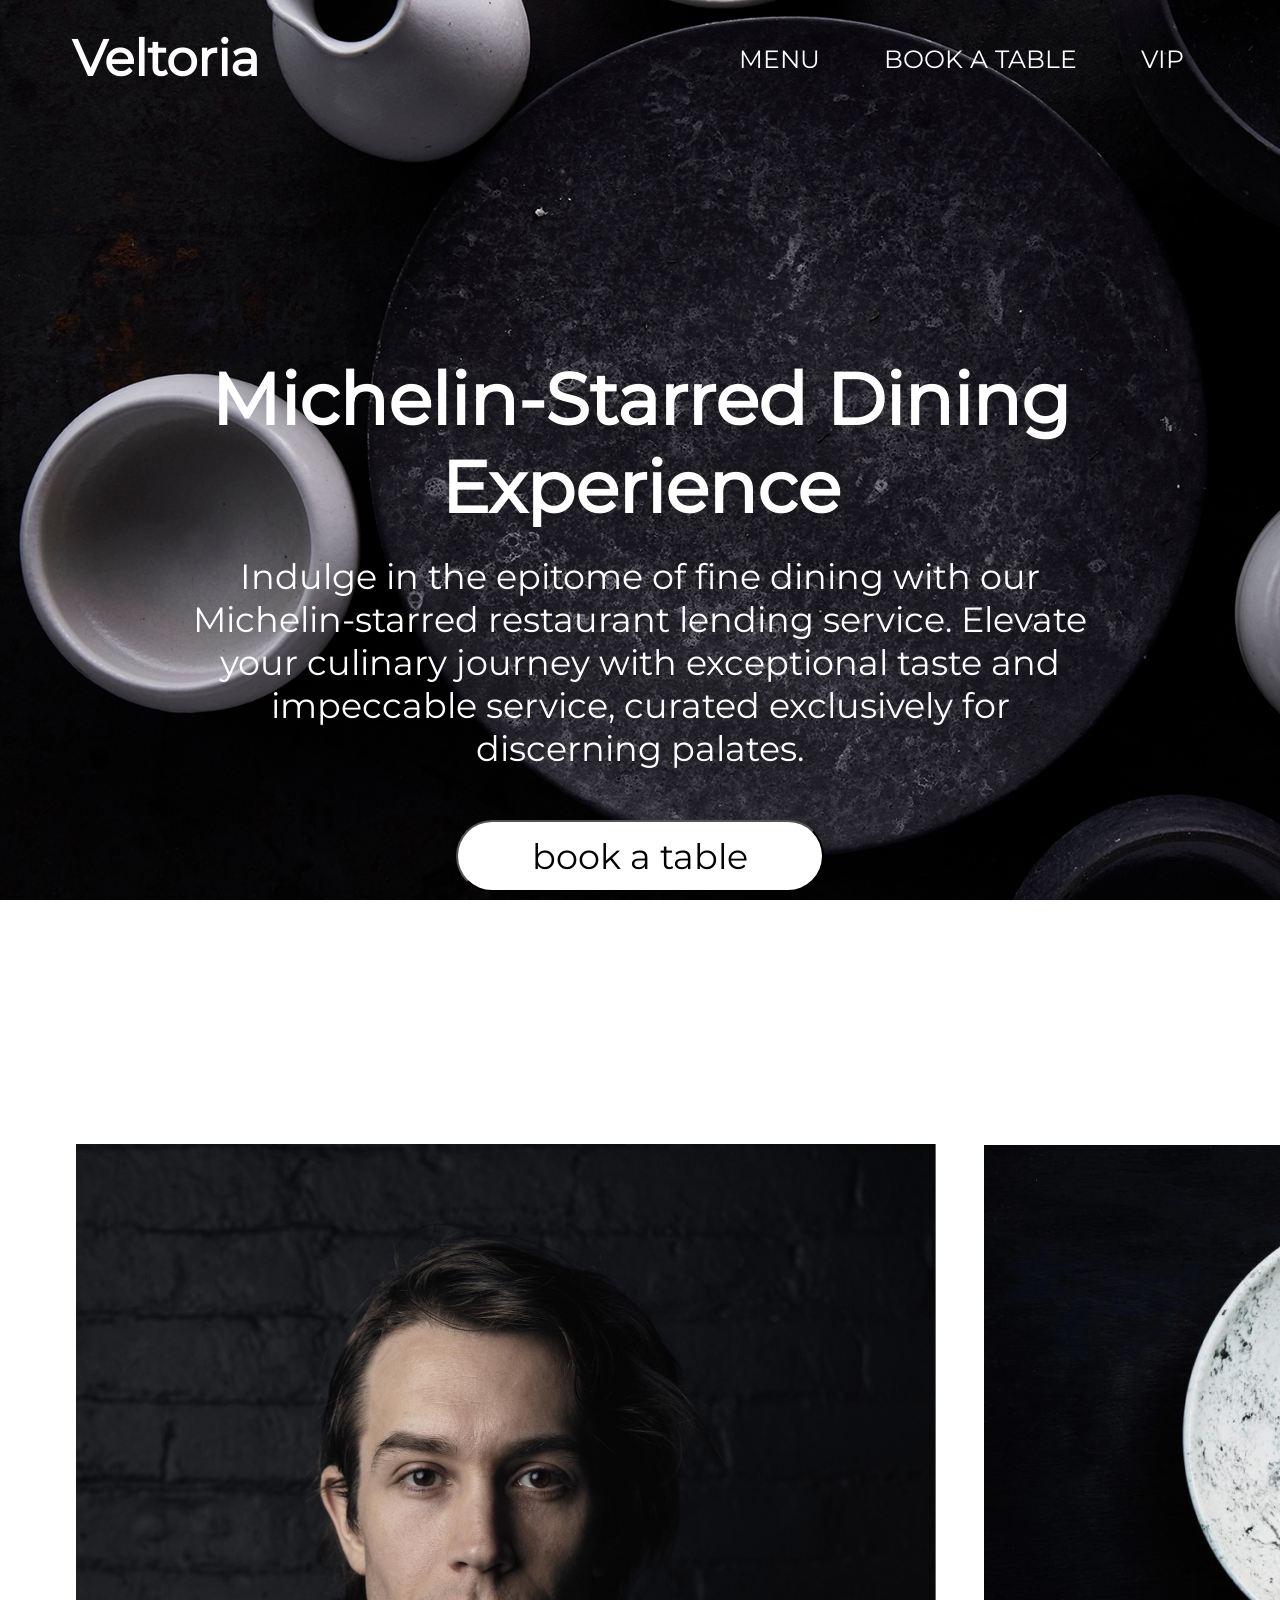
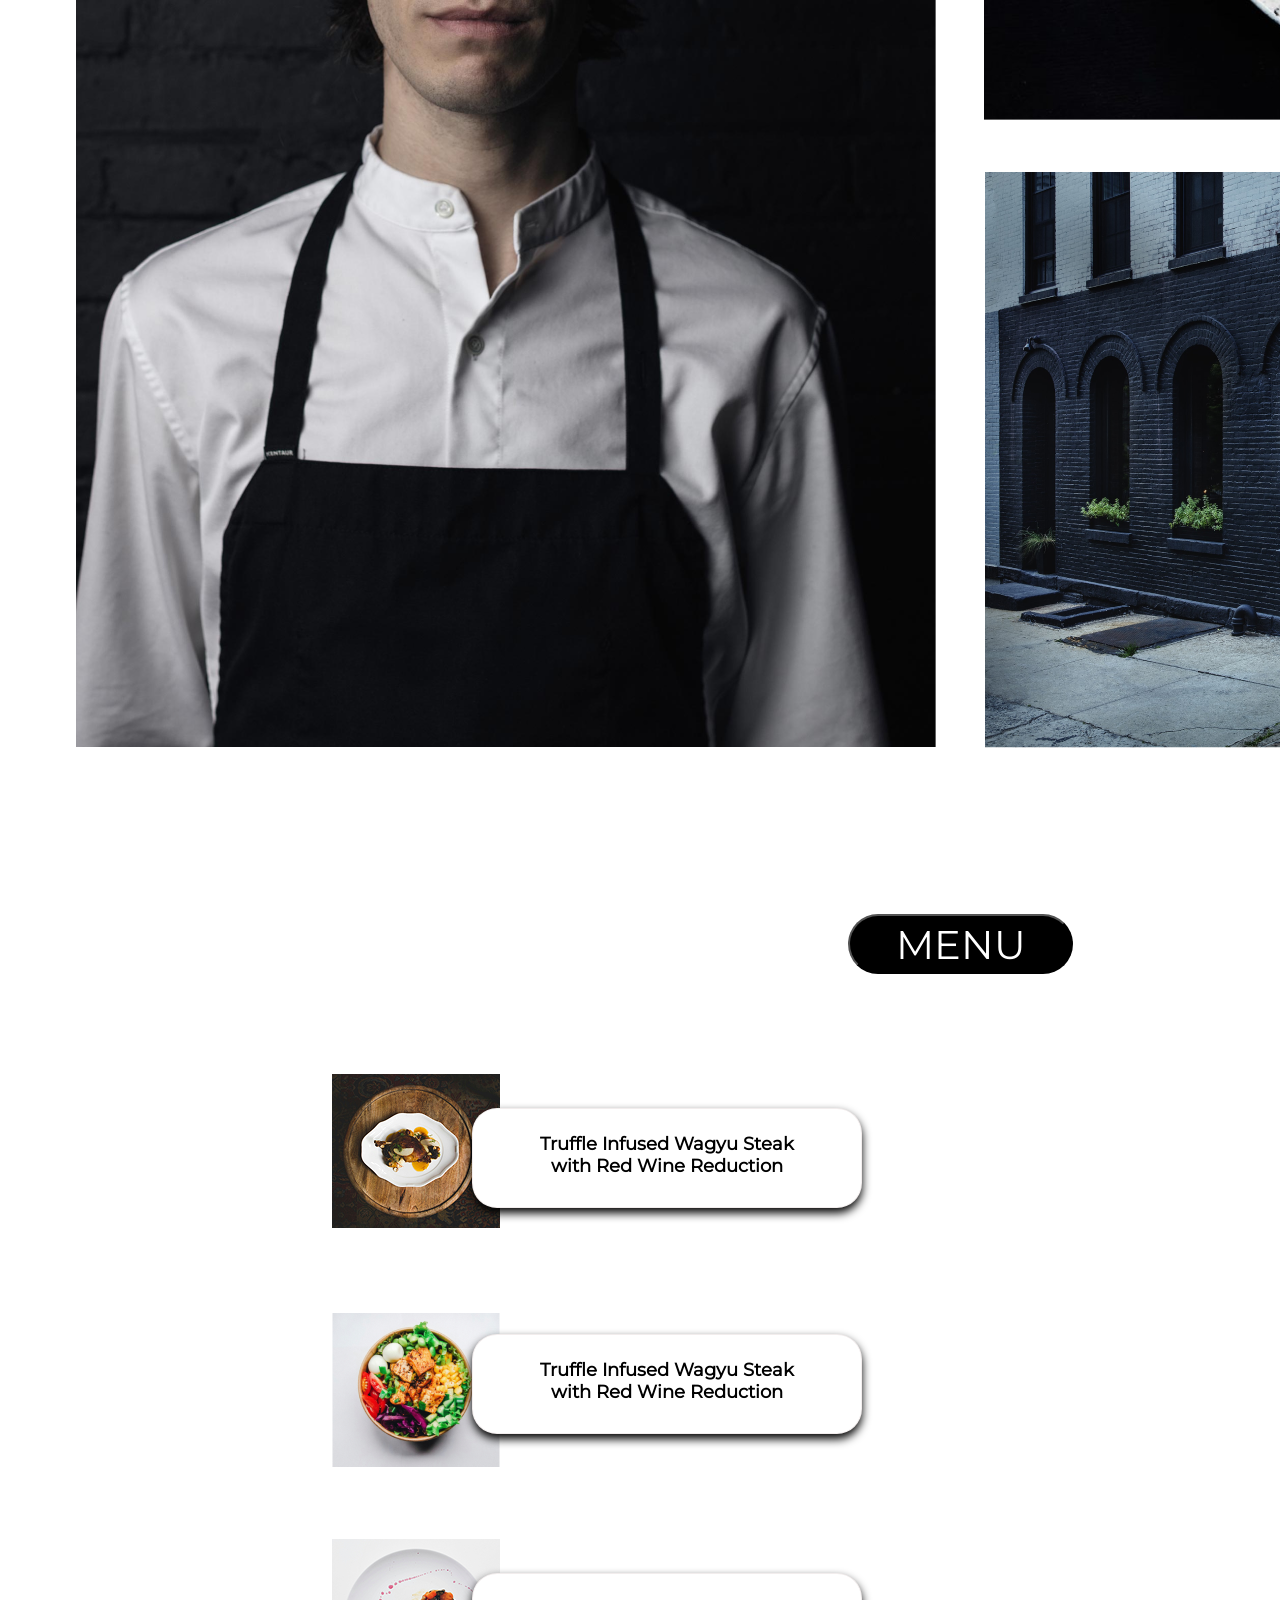
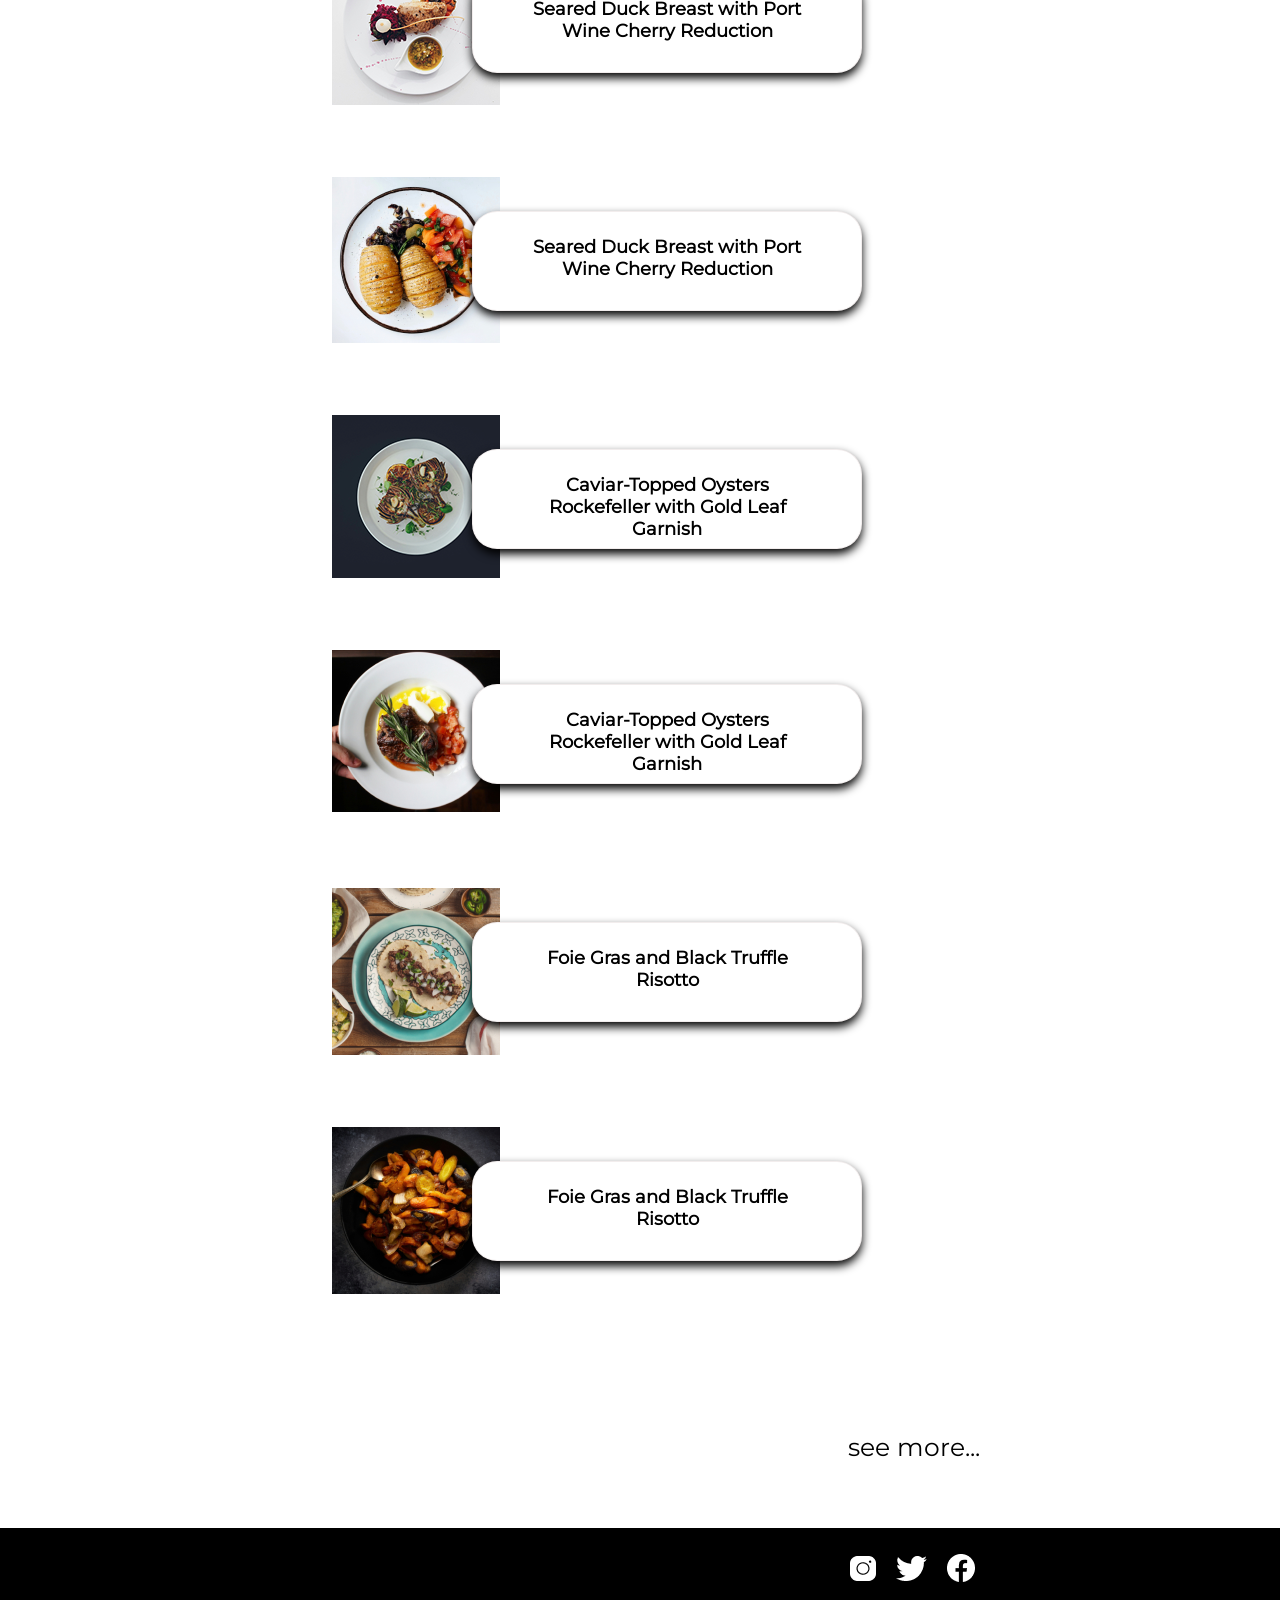
<file: index.html>
<!DOCTYPE html>
<html lang="en">
<head>
    <meta charset="UTF-8">
    <meta name="viewport" content="width=device-width, initial-scale=1.0">
    <title>Veltoria</title>
    <link rel="stylesheet" href="styles/style.css">
</head>
<body class="index">
        <header class="flex">
                <div class="navigation flex">
                    <h1><a href="index.html">Veltoria</a></h1>
                    <nav>
                        <ul class="nav">
                            <li><a href="menu.html">MENU</a></li>
                            <li><a href="book.html">BOOK A TABLE</a></li>
                            <li><a href="vip.html">VIP</a></li>
                        </ul>
                    </nav>
                </div>      
        </header>
        <main>
                <div class="info">
                    <h2>Michelin-Starred Dining <br>Experience</h2>
                    <p>Indulge in the epitome of fine dining with our <br>Michelin-starred restaurant lending service. Elevate <br>your culinary journey with exceptional taste and <br>impeccable service, curated exclusively for <br>discerning palates.</p>
                    <button class="pirveli">book a table</button>
                </div>   
    <div class="photo flex">
        <img src="img/chef.png" alt="chef">
        <div class="photos flex">
            <img src="img/meal.png" alt="meal">
            <img src="img/restaurant.png" alt="restaurant">
        </div>
    </div>
    <button class="meore"><a href="menu.html">MENU</a></button>
    <div class="menu">
        <div class="card">
            <img src="img/1.png" alt="meal">
            <div class="text">
            <h3>Truffle Infused Wagyu Steak with Red Wine Reduction</h3>
            </div>
        </div>
        <div class="card">
            <img src="img/2.png" alt="meal">
            <div class="text">
            <h3>Truffle Infused Wagyu Steak with Red Wine Reduction</h3>
            </div>
        </div>
   
        <div class="card">
            <img src="img/3.png" alt="meal">
            <div class="text">
            <h3>Seared Duck Breast with Port Wine Cherry Reduction</h3>
            </div>
        </div>
        <div class="card">
            <img src="img/4.png" alt="meal">
            <div class="text">
            <h3>Seared Duck Breast with Port Wine Cherry Reduction</h3>
            </div>
        </div>
   
        <div class="card">
            <img src="img/5.png" alt="meal">
            <div class="text">
            <h3>Caviar-Topped Oysters Rockefeller with Gold Leaf Garnish</h3>
            </div>
        </div>
        <div class="card">
            <img src="img/6.png" alt="meal">
            <div class="text">
            <h3>Caviar-Topped Oysters Rockefeller with Gold Leaf Garnish</h3>
            </div>
        </div>

    
        <div class="card">
            <img src="img/7.png" alt="meal">
            <div class="text">
            <h3>Foie Gras and Black Truffle Risotto</h3>
            </div>
        </div>
        <div class="card">
            <img src="img/8.png" alt="meal">
            <div class="text">
            <h3>Foie Gras and Black Truffle Risotto</h3>
            </div>
        </div>
    </div>
    <div class="link">
        <a href="menu.html">see more...</a>
    </div>
    </main>
    <footer>
<div class="contact flex">
    <a href="#"><img src="img/instagram.png" alt="instagram"></a>
    <a href="#"><img src="img/twitter.png" alt="twitter"></a>
    <a href="#"><img src="img/facebook.png" alt="facebook"></a>
</div>
    </footer>

</body>
</html>
</file>
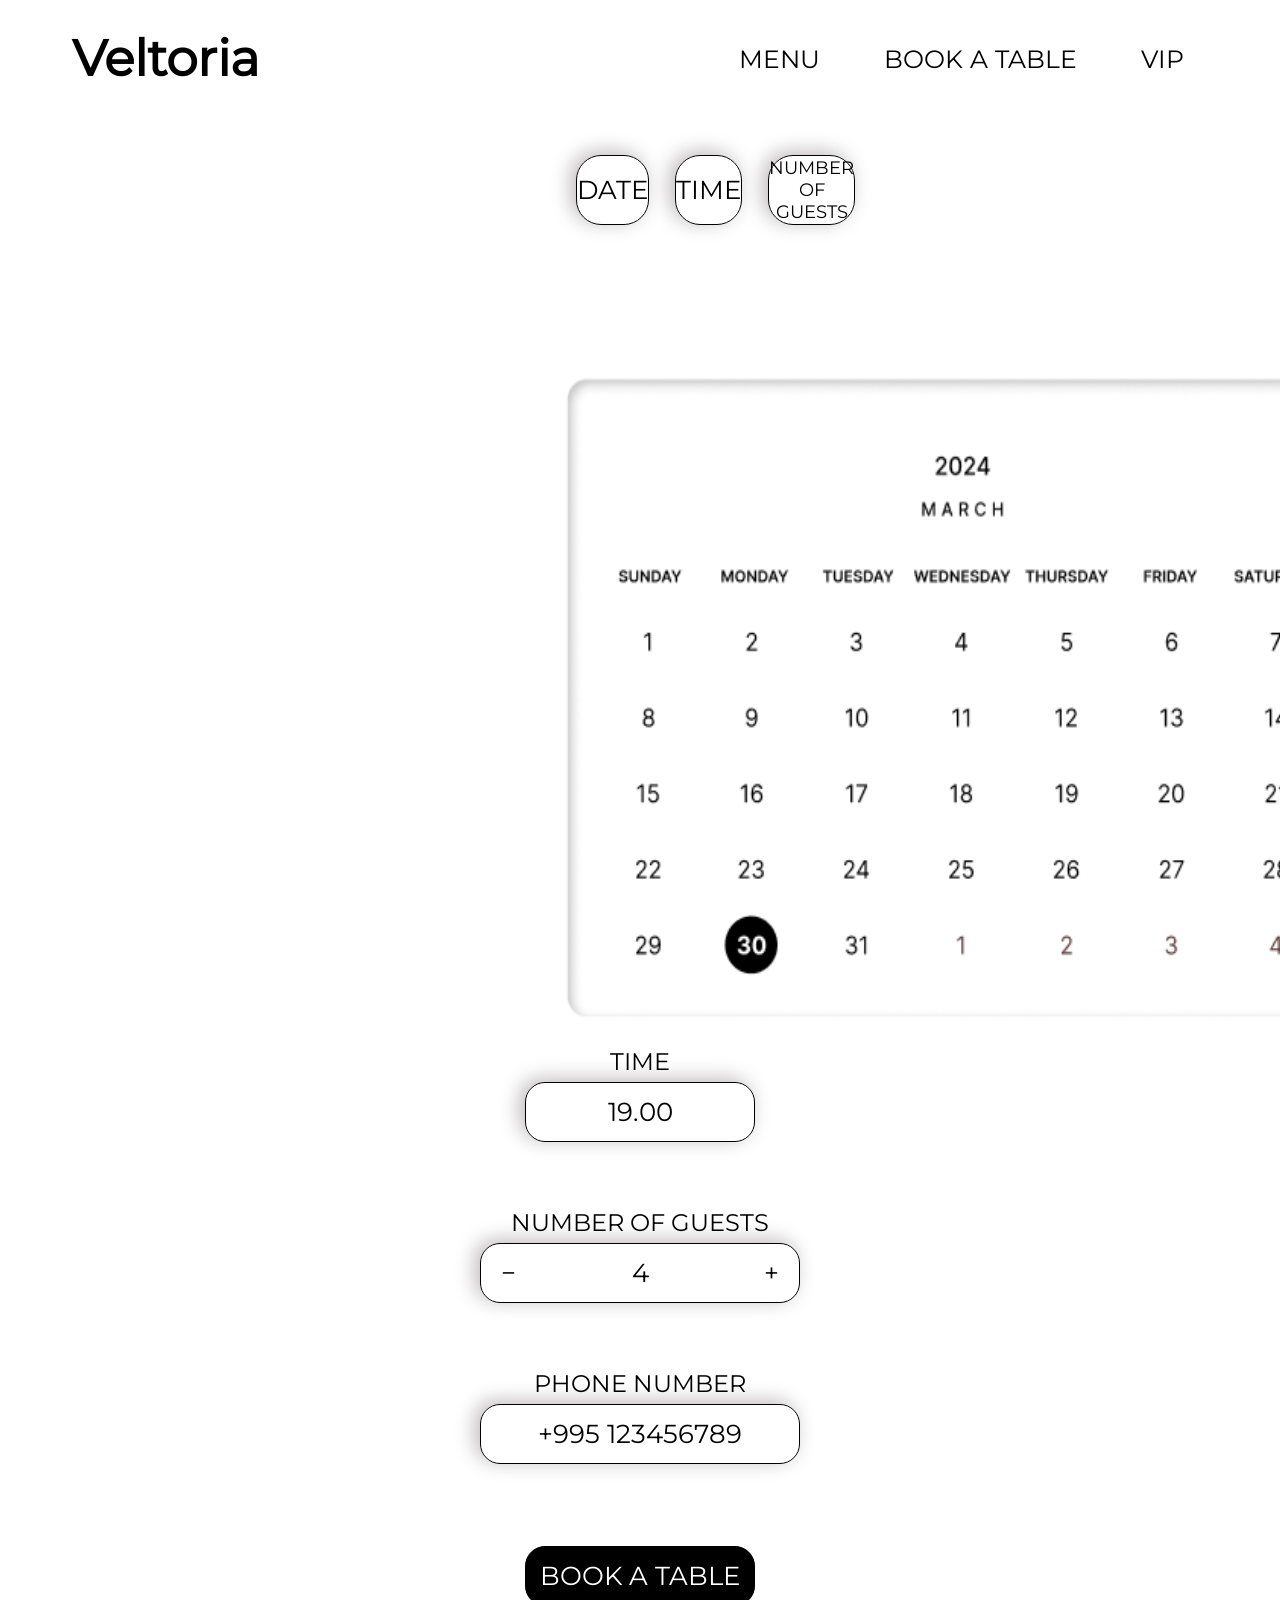
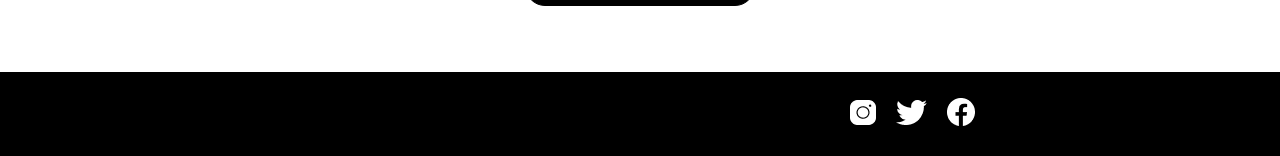
<file: book.html>
<!DOCTYPE html>
<html lang="en">
<head>
    <meta charset="UTF-8">
    <meta name="viewport" content="width=device-width, initial-scale=1.0">
    <title>Veltoria</title>
    <link rel="stylesheet" href="styles/style.css">
</head>
<body class="vip">
        <header class="flex">
                <div class="navigation flex">
                    <h1><a href="index.html">Veltoria</a></h1>
                    <nav>
                        <ul class="nav">
                            <li><a href="menu.html">MENU</a></li>
                            <li><a href="book.html">BOOK A TABLE</a></li>
                            <li><a href="vip.html">VIP</a></li>
                        </ul>
                    </nav>            
        </header>
        <main>
            <div class="data flex">
                <div class="date">DATE</div>
                <div class="time">TIME</div>
                <div class="number">
                    <p>NUMBER OF</p>
                    <p>GUESTS</p>
                </div>
            </div>
            <img class="calendar" src="img/calendar.png" alt="calendar">
                <p class="dro">TIME</p>
                <div class="saati">19.00</div>
                <p class="raodenoba">NUMBER OF GUESTS</p>
                <div class="ricxvi">
                    <p>&#8722;</p>
                    <p>4</p>
                    <p>&#43;</p>
                </div>
                <p class="phone">PHONE NUMBER</p>
                <div class="nomeri">+995 123456789</div>
                <button class="meotxe">BOOK A TABLE</button>
        </main>
    <footer>
<div class="contact flex">
    <a href="#"><img src="img/instagram.png" alt="instagram"></a>
    <a href="#"><img src="img/twitter.png" alt="twitter"></a>
    <a href="#"><img src="img/facebook.png" alt="facebook"></a>
</div>
    </footer>

</body>
</html>
</file>
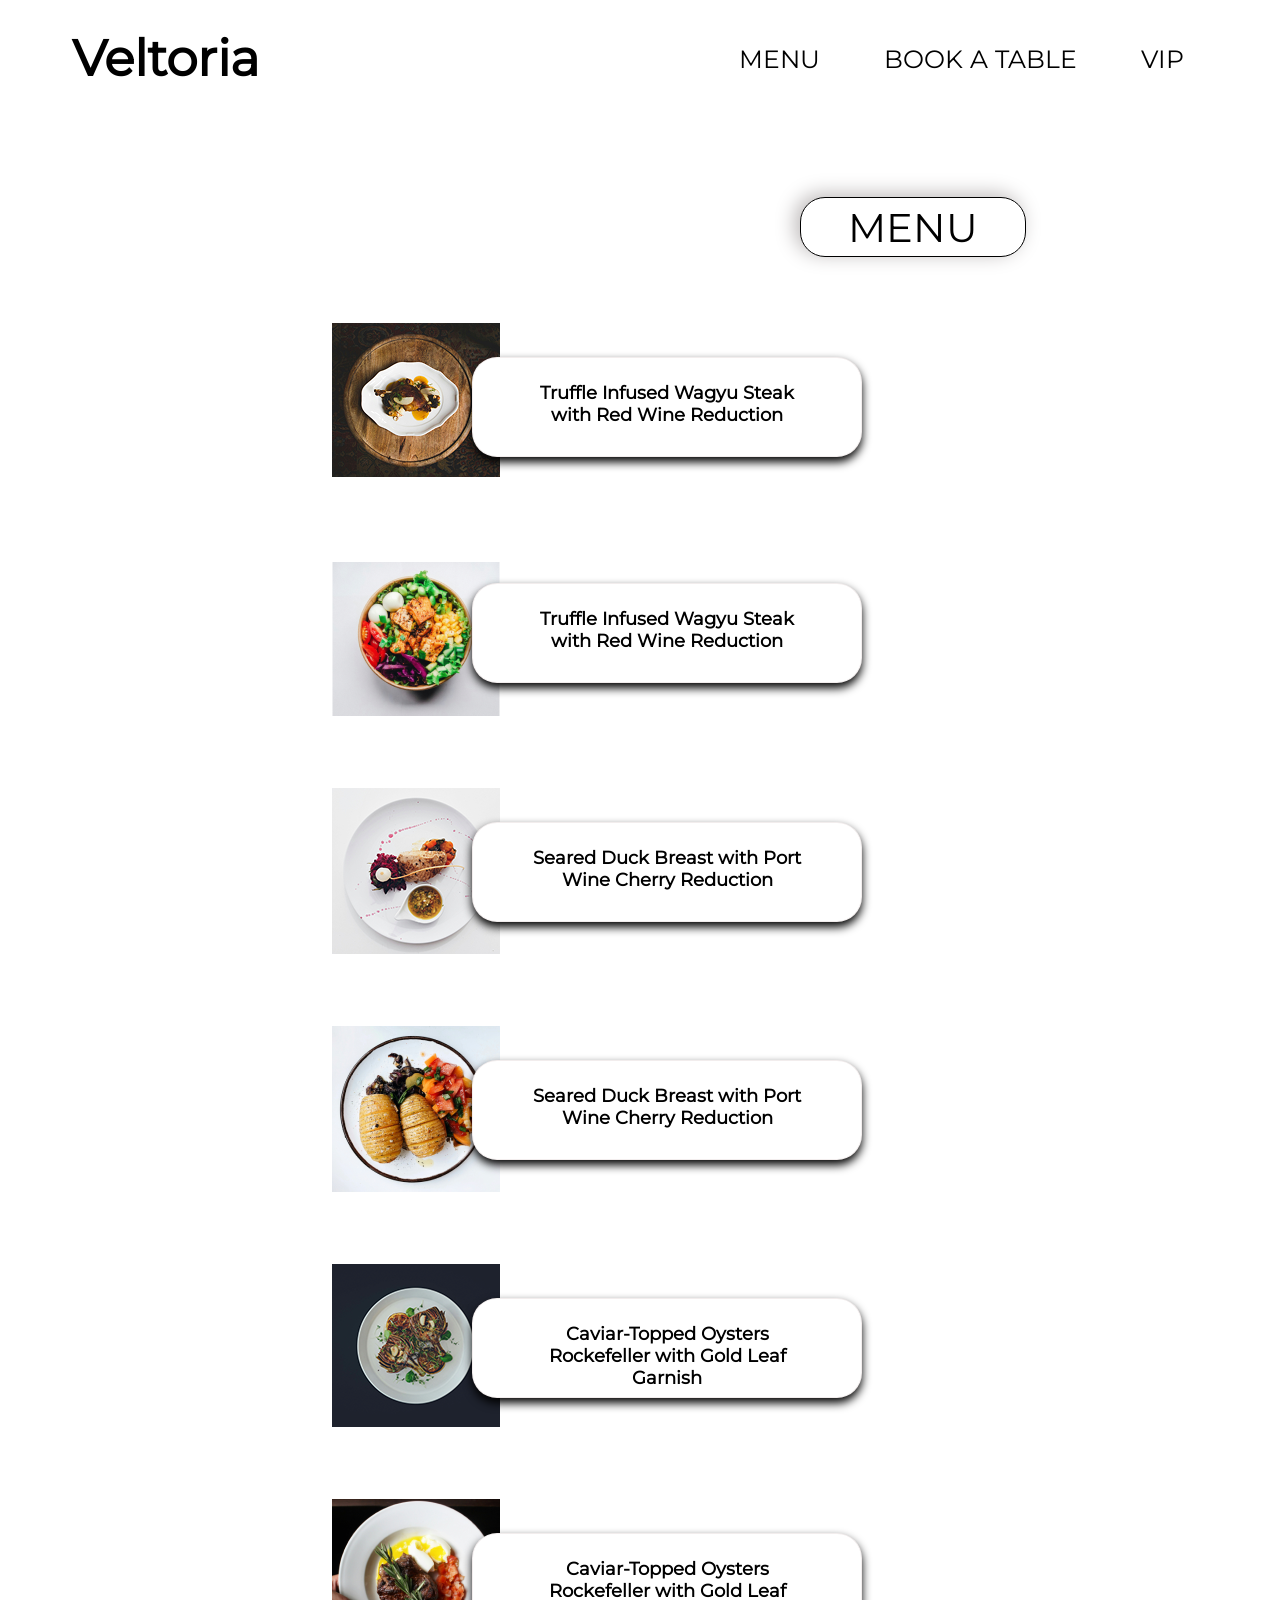
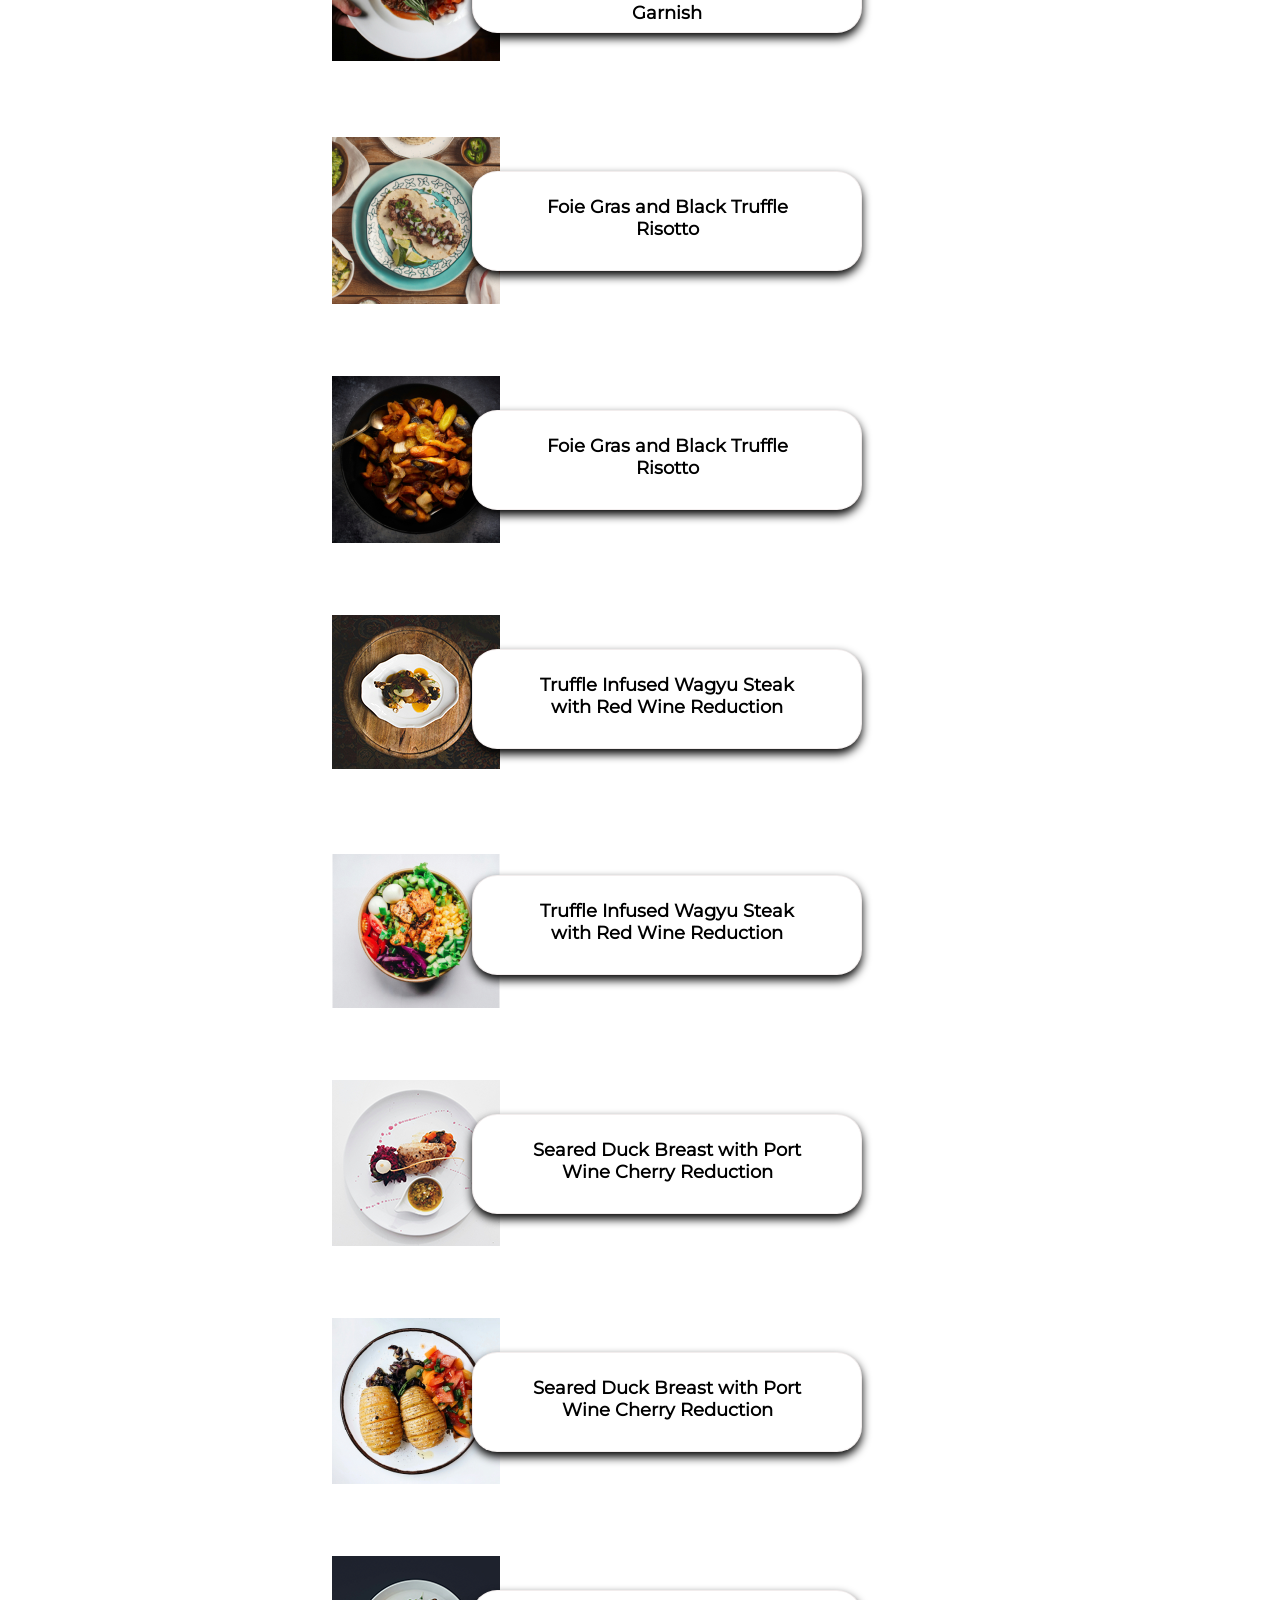
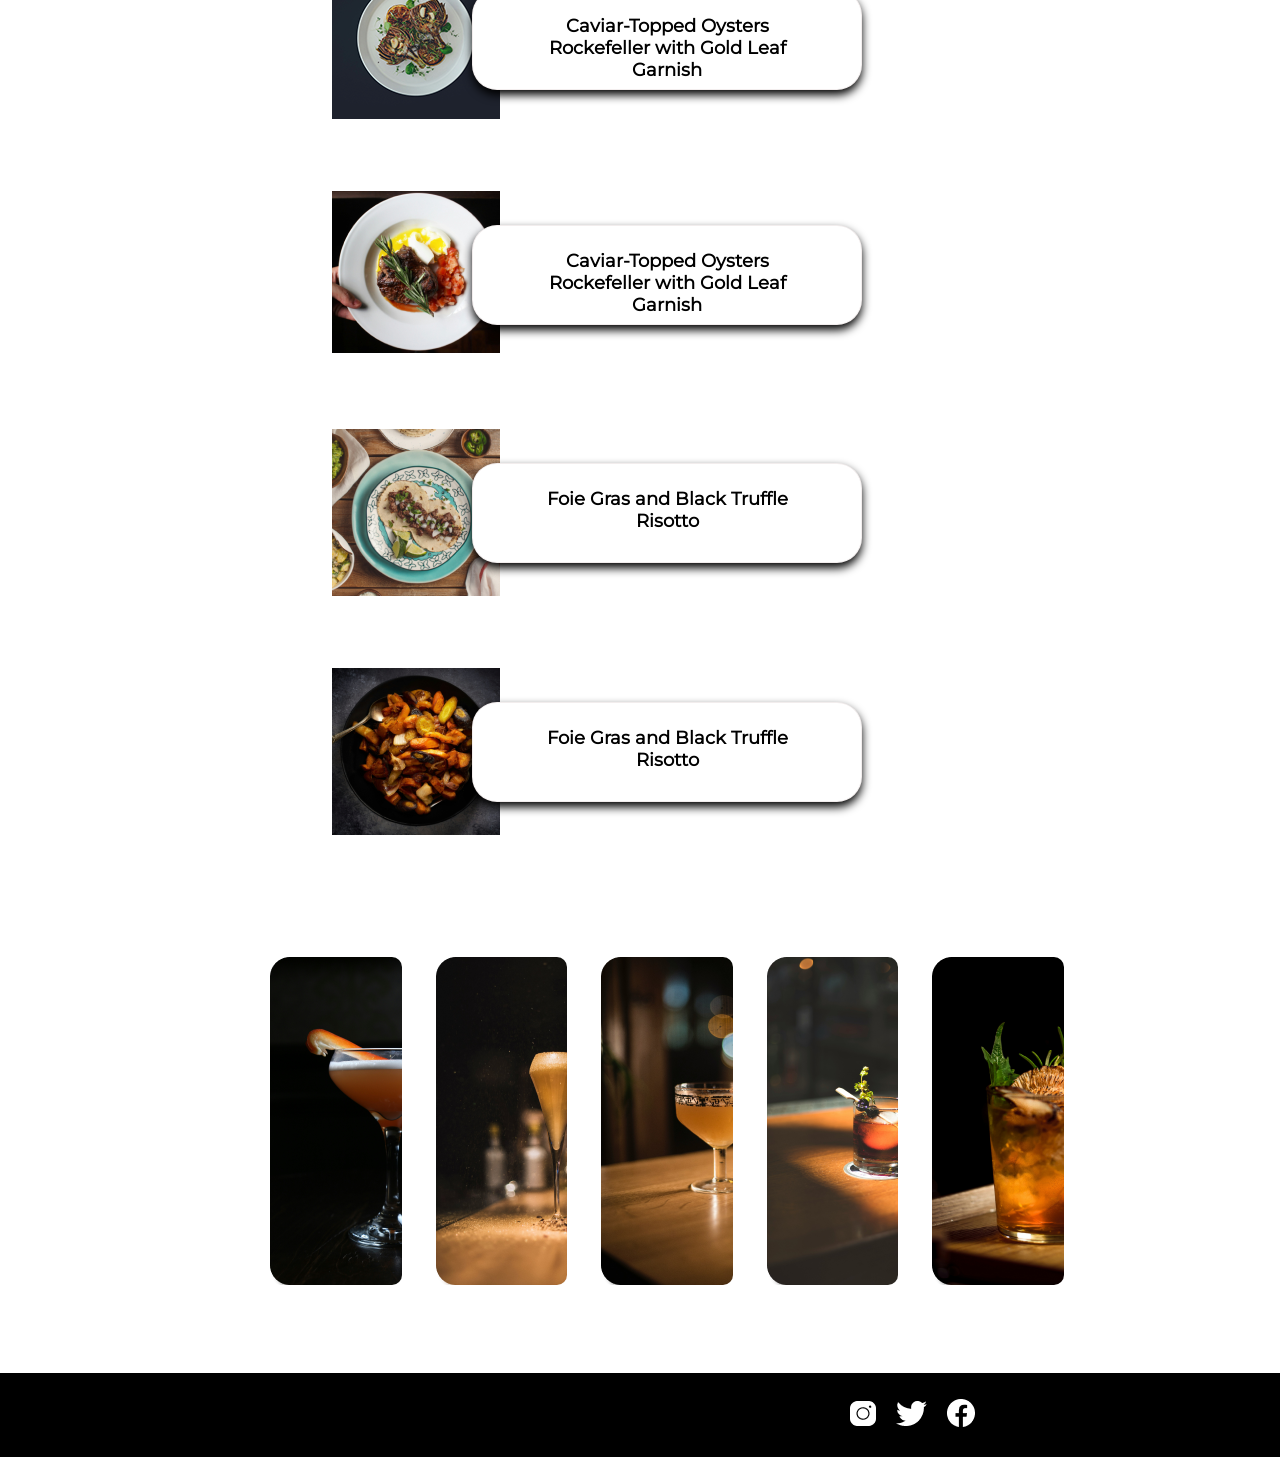
<file: menu.html>
<!DOCTYPE html>
<html lang="en">
<head>
    <meta charset="UTF-8">
    <meta name="viewport" content="width=device-width, initial-scale=1.0">
    <title>Veltoria</title>
    <link rel="stylesheet" href="styles/style.css">
</head>
<body>
        <header class="flex">
                <div class="navigation2 flex">
                    <h1><a href="index.html">Veltoria</a></h1>
                    <nav>
                        <ul class="nav">
                            <li><a href="menu.html">MENU</a></li>
                            <li><a href="book.html">BOOK A TABLE</a></li>
                            <li><a href="vip.html">VIP</a></li>
                        </ul>
                    </nav>            
        </header>
        <main>
            <button class="mesame"><a href="menu.html">MENU</a></button>
    <div class="menu flex">
        <div class="card">
            <img src="img/1.png" alt="meal">
            <div class="text">
            <h3>Truffle Infused Wagyu Steak with Red Wine Reduction</h3>
            </div>
        </div>
        <div class="card">
            <img src="img/2.png" alt="meal">
            <div class="text">
            <h3>Truffle Infused Wagyu Steak with Red Wine Reduction</h3>
            </div>
        </div>
    </div>
    <div class="menu flex">
        <div class="card">
            <img src="img/3.png" alt="meal">
            <div class="text">
            <h3>Seared Duck Breast with Port Wine Cherry Reduction</h3>
            </div>
        </div>
        <div class="card">
            <img src="img/4.png" alt="meal">
            <div class="text">
            <h3>Seared Duck Breast with Port Wine Cherry Reduction</h3>
            </div>
        </div>
    </div>
    <div class="menu flex">
        <div class="card">
            <img src="img/5.png" alt="meal">
            <div class="text">
            <h3>Caviar-Topped Oysters Rockefeller with Gold Leaf Garnish</h3>
            </div>
        </div>
        <div class="card">
            <img src="img/6.png" alt="meal">
            <div class="text">
            <h3>Caviar-Topped Oysters Rockefeller with Gold Leaf Garnish</h3>
            </div>
        </div>
    </div>
    <div class="menu flex">
        <div class="card">
            <img src="img/7.png" alt="meal">
            <div class="text">
            <h3>Foie Gras and Black Truffle Risotto</h3>
            </div>
        </div>
        <div class="card">
            <img src="img/8.png" alt="meal">
            <div class="text">
            <h3>Foie Gras and Black Truffle Risotto</h3>
            </div>
        </div>
    </div>
    <div class="menu flex">
        <div class="card">
            <img src="img/1.png" alt="meal">
            <div class="text">
            <h3>Truffle Infused Wagyu Steak with Red Wine Reduction</h3>
            </div>
        </div>
        <div class="card">
            <img src="img/2.png" alt="meal">
            <div class="text">
            <h3>Truffle Infused Wagyu Steak with Red Wine Reduction</h3>
            </div>
        </div>
    </div>
    <div class="menu flex">
        <div class="card">
            <img src="img/3.png" alt="meal">
            <div class="text">
            <h3>Seared Duck Breast with Port Wine Cherry Reduction</h3>
            </div>
        </div>
        <div class="card">
            <img src="img/4.png" alt="meal">
            <div class="text">
            <h3>Seared Duck Breast with Port Wine Cherry Reduction</h3>
            </div>
        </div>
    </div>
    <div class="menu flex">
        <div class="card">
            <img src="img/5.png" alt="meal">
            <div class="text">
            <h3>Caviar-Topped Oysters Rockefeller with Gold Leaf Garnish</h3>
            </div>
        </div>
        <div class="card">
            <img src="img/6.png" alt="meal">
            <div class="text">
            <h3>Caviar-Topped Oysters Rockefeller with Gold Leaf Garnish</h3>
            </div>
        </div>
    </div>
    <div class="menu flex">
        <div class="card">
            <img src="img/7.png" alt="meal">
            <div class="text">
            <h3>Foie Gras and Black Truffle Risotto</h3>
            </div>
        </div>
        <div class="card">
            <img src="img/8.png" alt="meal">
            <div class="text">
            <h3>Foie Gras and Black Truffle Risotto</h3>
            </div>
        </div>
    </div>
    <div class="sasmeli flex">
        <div class="coctale">
         <img src="img/s.png" alt="sasmeli"> 
         <p>Cocktails</p>  
        </div>
        <div class="wine">
             <img src="img/a.png" alt="sasmeli">
             <p>Wine</p>
        </div>
        <div class="tequila">
             <img src="img/sm.png" alt="sasmeli">
             <p>Tequila</p>
        </div>
        <div class="vodka">
             <img src="img/e.png" alt="sasmeli">
             <p>Vodka</p>
        </div>
        <div class="whiskey">
             <img src="img/l.png" alt="sasmeli">
             <p>Whiskey</p>
        </div>
    </div>
    </main>
    <footer>
<div class="contact flex">
    <a href="#"><img src="img/instagram.png" alt="instagram"></a>
    <a href="#"><img src="img/twitter.png" alt="twitter"></a>
    <a href="#"><img src="img/facebook.png" alt="facebook"></a>
</div>
    </footer>

</body>
</html>
</file>
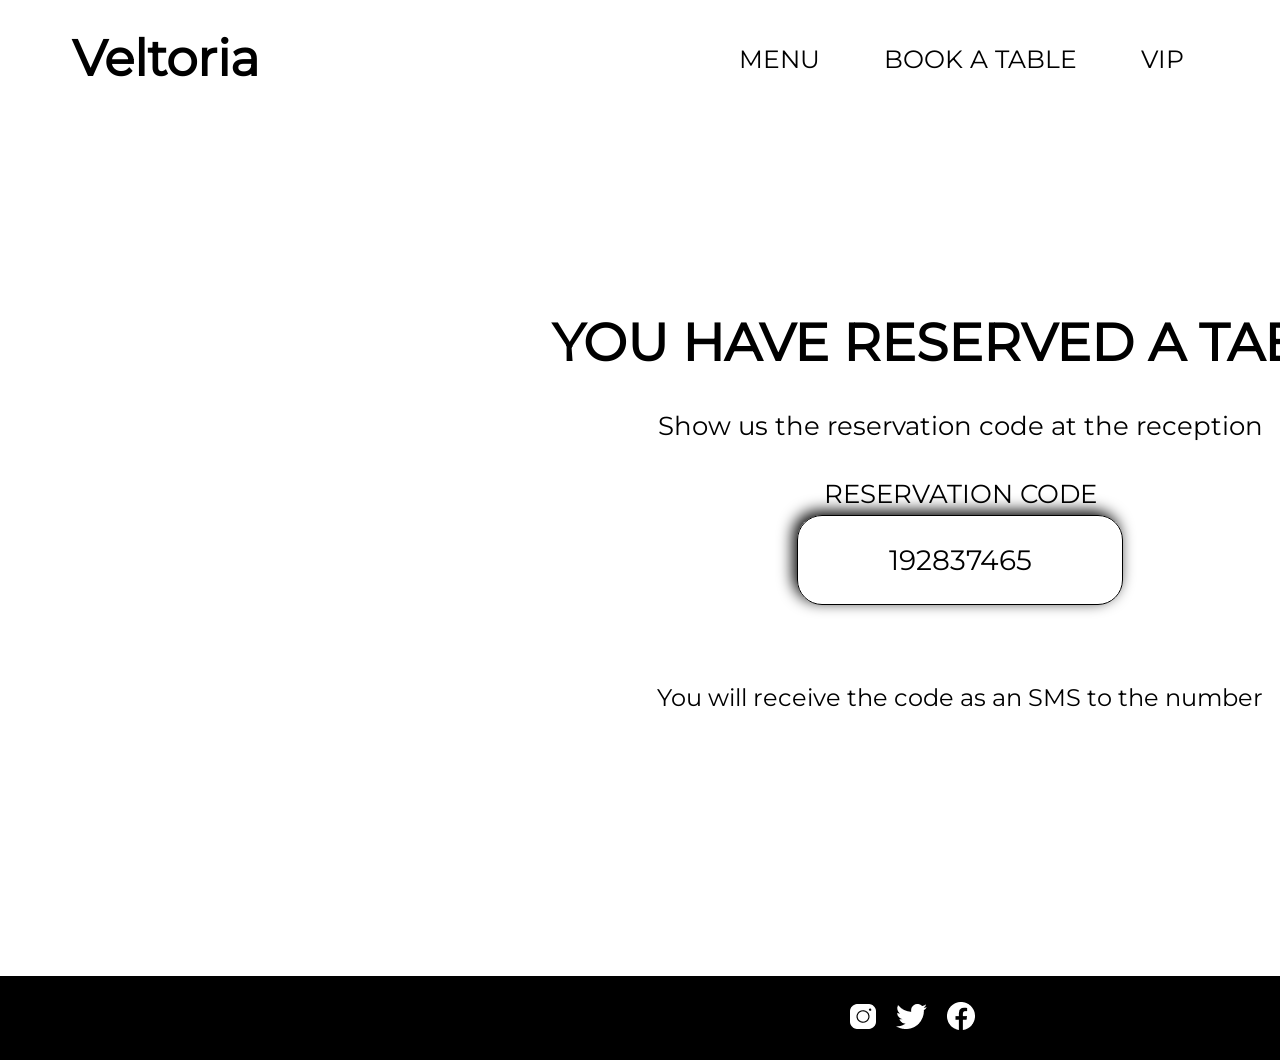
<file: vip.html>
<!DOCTYPE html>
<html lang="en">
<head>
    <meta charset="UTF-8">
    <meta name="viewport" content="width=device-width, initial-scale=1.0">
    <title>Veltoria</title>
    <link rel="stylesheet" href="styles/style.css">
</head>
<body class="vip">
        <header class="flex">
                <div class="navigation flex">
                    <h1><a href="index.html">Veltoria</a></h1>
                    <nav>
                        <ul class="nav">
                            <li><a href="menu.html">MENU</a></li>
                            <li><a href="#">BOOK A TABLE</a></li>
                            <li><a href="vip.html">VIP</a></li>
                        </ul>
                    </nav>            
        </header>
        <main>
            <div class="reservation">
            <h2>YOU HAVE RESERVED A TABLE</h2>
            <p class="one">Show us the reservation code at the reception</p>
            <p class="two">RESERVATION CODE</p>
            <div class="code">192837465</div>
            <p class="three">You will receive the code as an SMS to the number</p>
            </div>
        </main>
    <footer>
<div class="contact flex">
    <a href="#"><img src="img/instagram.png" alt="instagram"></a>
    <a href="#"><img src="img/twitter.png" alt="twitter"></a>
    <a href="#"><img src="img/facebook.png" alt="facebook"></a>
</div>
    </footer>

</body>
</html>
</file>
<file: styles/style.css>
@font-face {
    font-family: Montserrat-Regular;
    src: url(../font/Montserrat-Regular.ttf);
}
*{
    margin: 0;
    padding: 0;
    text-decoration: none;
    list-style-type: none;
    box-sizing: border-box;
    font-family: Montserrat-Regular;
    font-weight: 400px;
}
.index{
    background-image: url(../img/2560_aska_shop\ 1.png);
    background-repeat: no-repeat;
    width: 100%;
    background-size: cover;
    height: 100vh;
}
.flex{
    display: flex;
    justify-content: space-between;
    align-items: center;
}
header{
    padding: 28px 96px 0 72px; 
}
.navigation{
    width: 100%;
}
.navigation h1 a{
    font-size: 50px;
    color: #fff;
}
.nav{
display: flex;
justify-content: space-between;
gap: 64px;
align-items: center;
}
.navigation ul a{
    color: #fff;
    font-size: 25px;
}
/* ================================================
=M=A=I=N =S=T=Y=L=E=S
=================================================== */
.info{
    text-align: center;
}
.info h2{
    color: #fff;
    font-size: 72px;
    padding: 266px 0 12px 0;
}
.info p{
    color: #fff;
    font-size: 35px;
    margin-top: 12px;
    margin-bottom: 50px;
}
.pirveli{
    background-color: #fff;
    color: #000;
    width: 368px;
    height: 72px;
    border-radius: 50px;
    font-size: 35px;
}
.photo{
    display: flex;
    margin-top: 176px;
    justify-content: space-between;
    gap: 48px;
    justify-content: space-around;
    padding: 76px 76px 166px 76px;
}

.photos{
   flex-direction: column;
   gap: 52px;
}
.meore{
   background-color: #000; 
   border-radius: 50px;
   width: 225px;
   height: 60px;
   margin-left: 848px;
   margin-bottom: 100px;
}
.meore a{
color: #fff;
font-size: 40px;
}
.menu{
    display: flex;
    /* padding: 66px 280px 2px 290px; */
    width: 100%;
    flex-wrap: wrap;
padding: 0 280px 0 332px;
justify-content: space-between;
}
.card{
    position: relative;
    width: 532px;
    margin-bottom: 68px;
}
.text{
    position: absolute;
    width: 390px;
    height: 100px;
    border: 1px solid rgba(242, 237, 237, 0.989);
    border-radius: 25px 25px;
    top: 34px;
    left: 140px;
    background-color: #fff;
    box-shadow: 0 5px 10px ;
}
.text h3{
    font-size: 18px;
    text-align: center;
    padding: 24px 52px;
}
.link{
    margin-left: 848px;
    margin-top: 66px;
    margin-bottom: 66px;
}
.link a{
   color: #000;
   font-size: 25px;
}
/* ==========================================
=F=O=O=T=E=R=S=T=Y=L=E=S=
============================================= */
footer{
  background-color: #000;
  height: 84px;
  align-content: center;
  align-items: center;
  width: 1920;
}
.contact{
    display: flex;
    width: 174px;
    padding: 0 850px;
    justify-content: space-between;
    gap: 20px;
}
/* =============menu styles================= */
header{
    padding: 28px 96px 0 72px; 
}
.mesame{
    background-color: #fff;
    width: 226px;
    height: 60px;
    border-radius: 25px;
    align-items: center;
    margin: 108px 850px 66px 800px;
    border: 1px solid black;
    box-shadow: -5px -3px 20px rgba(189, 185, 185, 1);
}
.mesame a{
   color: #000;
   font-size: 40px;
}
.navigation2{
    width: 1920px;
}
.navigation2 h1 a{
color: #000;
font-size: 50px;
}
.navigation2 ul a{
    color: #000;
    font-size: 25px;
}
.sasmeli{
padding: 50px 216px 88px 270px;
justify-content: space-between;
gap: 34px;
}
.coctale{
    width: 242px;
    height: 328px;
    border-radius: 10px;
    position: relative;
    overflow: hidden;
}
.coctale p{
text-align: center;
color: #fff;
padding-top: 20px;
background-color: rgba(255, 255, 255, 0.65);
width: 100%;
height: 100%;
position: absolute;
top: 0;
left: 0;
opacity: 0;
transition: 0.5s;
}
.coctale:hover p{
    opacity: 1;
}
.wine{
    width: 242px;
    height: 328px;
    border-radius: 10px;
    position: relative;
    overflow: hidden;
}
.wine p{
 text-align: center;   
 color: #fff;
 padding-top: 20px;
 background-color: rgba(255, 255, 255, 0.65);
width: 100%;
height: 100%;
position: absolute;
top: 0;
left: 0;
opacity: 0;
transition: 0.5s;
}
.wine:hover p{
    opacity: 1;
}
.tequila{
    width: 242px;
    height: 328px;
    border-radius: 10px;
    position: relative;
    overflow: hidden;
}
.tequila p{
    text-align: center;
    color: #fff;
    padding-top: 20px;
    background-color: rgba(255, 255, 255, 0.65);
    width: 100%;
    height: 100%;
    position: absolute;
    top: 0;
    left: 0;
    opacity: 0;
    transition: 0.5;
}
.tequila:hover p{
    opacity: 1;
}
.vodka{
    width: 242px;
    height: 328px;
    border-radius: 10px;
    position:relative;
    overflow: hidden;
}
.vodka p{
    text-align: center;
    color: #fff;
    padding-top: 20px;
    background-color: rgba(255, 255, 255, 0.65);
    width: 100%;
    height: 100%;
    position: absolute;
    top: 0;
    left: 0;
    opacity: 0;
    transition: 0.5;
}
.vodka:hover p{
    opacity: 1;
}
.whiskey{
   width: 242px;
    height: 328px;
    border-radius: 10px;
    position:relative;
    overflow: hidden; 
}
.whiskey p{
   text-align: center;
    color: #fff;
    padding-top: 20px;
    background-color: rgba(255, 255, 255, 0.65);
    width: 100%;
    height: 100%;
    position: absolute;
    top: 0;
    left: 0;
    opacity: 0;
    transition: 0.5; 
}
.whiskey:hover p{
    opacity: 1;
}
/* ==============================
BOOK A TABLE STYLES
======================================== */
.data{
    display: flex;
    margin: 66px 576px 66px 576px;
    gap: 26px;
}
.date{
    width: 340px;
    height: 70px;
    border: 1px solid black;
    box-shadow: -5px -3px 20px rgba(189, 185, 185, 1);
    border-radius: 25px 25px;
    display: flex;
    justify-content: center;
    align-items: center;
    font-size: 26px;
}
.time{
    width: 340px;
    height: 70px;
    border: 1px solid black;
    box-shadow: -5px -3px 20px rgba(189, 185, 185, 1);
    border-radius: 25px 25px;
    display: flex;
    justify-content: center;
    align-items: center;
    font-size: 26px;
}
.number{
    width: 340px;
    height: 70px;
    border: 1px solid black;
    box-shadow: -5px -3px 20px rgba(189, 185, 185, 1);
    border-radius: 25px 25px;
    display: flex;
    flex-direction: column;
    justify-content: center;
    align-items: center;
    text-align: center;
    font-size: 18px;
}
.calendar{
    width: 846px;
    height: 676px;
    margin: 66px 536px 10px 536px;
}
.dro{
    text-align: center;
    font-size: 24px;
    margin-bottom: 6px;
}
.saati{
    width: 230px;
    height: 60px;
    border: 1px solid black;
    border-radius: 20px;
    box-shadow: -5px -3px 20px rgba(189, 185, 185, 1);
    display: flex;
    justify-content: center;
    align-items: center;
    font-size: 26px;  
    margin: 0 auto;
}
.raodenoba{
    text-align: center;
    font-size: 24px;
    margin-bottom: 6px;
    margin-top: 66px;
}
.ricxvi{
    width: 320px;
    height: 60px;
    border: 1px solid black;
    border-radius: 20px;
    box-shadow: -5px -3px 20px rgba(189, 185, 185, 1);
    display: flex;
    align-items: center;
    font-size: 26px;  
    margin: 0 auto;
    justify-content: space-between;
    padding: 0 20px 0 20px;
}
.phone{
  text-align: center;
    font-size: 24px;
    margin-bottom: 6px;
    margin-top: 66px;  
}
.nomeri{
   width: 320px;
    height: 60px;
    border: 1px solid black;
    border-radius: 20px;
    box-shadow: -5px -3px 20px rgba(189, 185, 185, 1);
    display: flex;
    justify-content: center;
    align-items: center;
    font-size: 26px;  
    margin: 0 auto;
    margin-bottom: 82px;
}
.meotxe{
    width: 230px;
    height: 60px;
    border: 1px solid black;
    background-color: #000;
    color: #fff;
    border-radius: 20px;
    display: flex;
    justify-content: center;
    align-items: center;
    font-size: 26px;  
    margin: 0 auto;
    margin-bottom: 66px;
}
 /* ============VIP STYLES====================== */
 .vip .navigation h1 a,
 .vip .navigation ul a{
color: #000;
 }
.reservation{
    width:1920px;
    text-align: center;
    margin-top: 222px;
    margin-bottom: 264px;
}
.reservation h2{
    font-size: 52px;
}
.one{
    margin-top: 36px;
    margin-bottom: 36px;
    font-size: 26px;
}
.two{
    font-size: 26px;
}
.three{
    font-size: 24px;
    margin-top: 78px;
}
.code{
    width: 326px;
    height: 90px;
    align-content: center;
    font-size: 28px;
    border: 1px solid black;
    border-radius: 25px;
    box-shadow: -4px -4px 15px;
    margin: 0 auto;
    margin-top: 5px;
    
}
</file>
